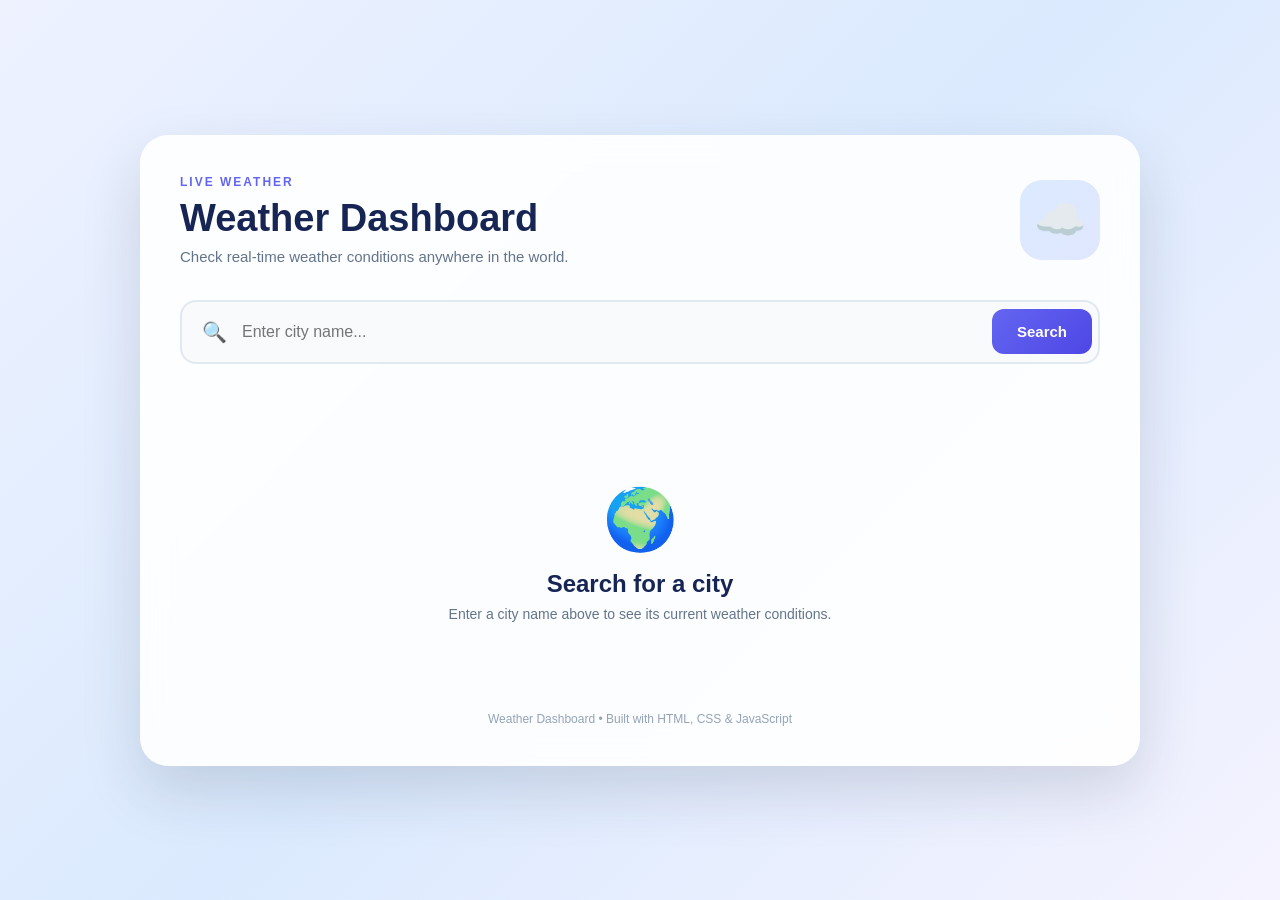
<file: index.html>
<!DOCTYPE html>
<html lang="en">
<head>
    <meta charset="UTF-8">
    <meta name="viewport" content="width=device-width, initial-scale=1.0">

    <title>Weather Dashboard</title>

    <link rel="stylesheet" href="weather_style.css">
</head>

<body>

    <main class="weather-app">

        <!-- Header -->
        <header class="header">
            <div>
                <p class="small-title">LIVE WEATHER</p>
                <h1>Weather Dashboard</h1>
                <p class="subtitle">
                    Check real-time weather conditions anywhere in the world.
                </p>
            </div>

            <div class="weather-icon">
                ☁️
            </div>
        </header>


        <!-- Search Section -->
        <section class="search-section">

            <form id="weatherForm">

                <div class="search-box">

                    <span class="search-icon">🔍</span>

                    <input
                        type="text"
                        id="cityInput"
                        placeholder="Enter city name..."
                        autocomplete="off"
                    >

                    <button type="submit" id="searchButton">
                        Search
                    </button>

                </div>

            </form>

            <p id="errorMessage" class="error-message"></p>

        </section>


        <!-- Loading -->
        <div id="loading" class="loading hidden">
            <div class="spinner"></div>
            <p>Fetching weather data...</p>
        </div>


        <!-- Weather Dashboard -->
        <section id="weatherContainer" class="weather-container hidden">

            <!-- Location -->
            <div class="location-section">

                <div>
                    <p class="label">CURRENT WEATHER</p>

                    <h2 id="cityName">
                        Chennai
                    </h2>

                    <p id="countryName">
                        India
                    </p>
                </div>

                <div class="date-section">
                    <p id="currentDate"></p>
                    <p id="currentTime"></p>
                </div>

            </div>


            <!-- Main Weather -->
            <div class="main-weather">

                <div class="temperature-section">

                    <div class="weather-symbol" id="weatherSymbol">
                        ☀️
                    </div>

                    <div>
                        <div class="temperature">
                            <span id="temperature">30</span>
                            <span class="degree">°C</span>
                        </div>

                        <p id="weatherDescription">
                            Clear sky
                        </p>
                    </div>

                </div>

            </div>


            <!-- Weather Cards -->
            <div class="weather-cards">

                <!-- Humidity -->
                <div class="weather-card">

                    <div class="card-icon">
                        💧
                    </div>

                    <div>
                        <p class="card-label">Humidity</p>

                        <h3>
                            <span id="humidity">--</span>%
                        </h3>

                        <p class="card-description">
                            Relative humidity
                        </p>
                    </div>

                </div>


                <!-- Wind -->
                <div class="weather-card">

                    <div class="card-icon">
                        💨
                    </div>

                    <div>
                        <p class="card-label">Wind Speed</p>

                        <h3>
                            <span id="windSpeed">--</span>
                            <small>km/h</small>
                        </h3>

                        <p class="card-description">
                            Current wind
                        </p>
                    </div>

                </div>


                <!-- Feels Like -->
                <div class="weather-card">

                    <div class="card-icon">
                        🌡️
                    </div>

                    <div>
                        <p class="card-label">Feels Like</p>

                        <h3>
                            <span id="feelsLike">--</span>°C
                        </h3>

                        <p class="card-description">
                            Apparent temperature
                        </p>
                    </div>

                </div>


                <!-- Weather Code -->
                <div class="weather-card">

                    <div class="card-icon">
                        🌤️
                    </div>

                    <div>
                        <p class="card-label">Condition</p>

                        <h3 id="conditionShort">
                            Clear
                        </h3>

                        <p class="card-description">
                            Current condition
                        </p>
                    </div>

                </div>

            </div>


            <!-- Footer information -->
            <div class="weather-footer">

                <p>
                    📍 <span id="coordinates">--</span>
                </p>

                <p>
                    🕐 Local time: <span id="timezone">--</span>
                </p>

            </div>

        </section>


        <!-- Initial Message -->
        <section id="welcomeMessage" class="welcome">

            <div class="welcome-icon">
                🌍
            </div>

            <h2>Search for a city</h2>

            <p>
                Enter a city name above to see its current weather conditions.
            </p>

        </section>


        <!-- Footer -->
        <footer>
            <p>
                Weather Dashboard • Built with HTML, CSS & JavaScript
            </p>
        </footer>

    </main>


    <script src="weatherr_js.js"></script>

</body>
</html>
</file>
<file: weather_style.css>
* {
    margin: 0;
    padding: 0;
    box-sizing: border-box;
}


body {
    min-height: 100vh;

    font-family:
        Arial,
        Helvetica,
        sans-serif;

    background:
        linear-gradient(
            135deg,
            #eef2ff,
            #dbeafe,
            #f5f3ff
        );

    color: #172554;

    display: flex;
    justify-content: center;
    align-items: center;

    padding: 30px;
}


.weather-app {
    width: 100%;
    max-width: 1000px;

    background: rgba(255, 255, 255, 0.9);

    border-radius: 28px;

    padding: 40px;

    box-shadow:
        0 25px 60px rgba(30, 41, 59, 0.15);

    backdrop-filter: blur(15px);
}


/* =========================
   HEADER
========================= */

.header {
    display: flex;

    justify-content: space-between;
    align-items: center;

    margin-bottom: 35px;
}


.small-title {
    font-size: 12px;

    font-weight: 700;

    letter-spacing: 2px;

    color: #6366f1;

    margin-bottom: 8px;
}


.header h1 {
    font-size: 38px;

    margin-bottom: 8px;

    color: #172554;
}


.subtitle {
    color: #64748b;

    font-size: 15px;
}


.weather-icon {
    width: 80px;
    height: 80px;

    border-radius: 22px;

    display: flex;
    justify-content: center;
    align-items: center;

    font-size: 42px;

    background:
        linear-gradient(
            135deg,
            #dbeafe,
            #e0e7ff
        );
}


/* =========================
   SEARCH
========================= */

.search-section {
    margin-bottom: 30px;
}


.search-box {
    display: flex;

    align-items: center;

    background: #f8fafc;

    border: 2px solid #e2e8f0;

    border-radius: 16px;

    padding: 6px;

    transition: 0.3s;
}


.search-box:focus-within {
    border-color: #6366f1;

    box-shadow:
        0 0 0 4px rgba(99, 102, 241, 0.1);
}


.search-icon {
    font-size: 20px;

    margin-left: 14px;
}


.search-box input {
    flex: 1;

    border: none;

    outline: none;

    background: transparent;

    padding: 15px;

    font-size: 16px;

    color: #1e293b;
}


.search-box button {
    border: none;

    background:
        linear-gradient(
            135deg,
            #6366f1,
            #4f46e5
        );

    color: white;

    padding: 14px 25px;

    border-radius: 12px;

    font-size: 15px;

    font-weight: 600;

    cursor: pointer;

    transition: 0.3s;
}


.search-box button:hover {
    transform: translateY(-2px);

    box-shadow:
        0 8px 20px rgba(79, 70, 229, 0.3);
}


.search-box button:disabled {
    opacity: 0.6;

    cursor: not-allowed;

    transform: none;
}


/* =========================
   ERROR
========================= */

.error-message {
    color: #dc2626;

    font-size: 14px;

    margin-top: 10px;

    min-height: 20px;
}


/* =========================
   LOADING
========================= */

.loading {
    text-align: center;

    padding: 50px;

    color: #64748b;
}


.spinner {
    width: 40px;
    height: 40px;

    border: 4px solid #e0e7ff;

    border-top-color: #6366f1;

    border-radius: 50%;

    animation: spin 1s linear infinite;

    margin: 0 auto 15px;
}


@keyframes spin {

    to {
        transform: rotate(360deg);
    }

}


.hidden {
    display: none !important;
}


/* =========================
   LOCATION
========================= */

.weather-container {
    animation: fadeIn 0.5s ease;
}


@keyframes fadeIn {

    from {
        opacity: 0;

        transform: translateY(15px);
    }

    to {
        opacity: 1;

        transform: translateY(0);
    }

}


.location-section {
    display: flex;

    justify-content: space-between;

    align-items: center;

    margin-bottom: 25px;
}


.label {
    font-size: 11px;

    font-weight: 700;

    letter-spacing: 1.5px;

    color: #6366f1;

    margin-bottom: 6px;
}


.location-section h2 {
    font-size: 30px;

    color: #172554;
}


.location-section p:not(.label) {
    color: #64748b;

    margin-top: 5px;
}


.date-section {
    text-align: right;
}


.date-section p {
    font-size: 14px;
}


/* =========================
   MAIN WEATHER
========================= */

.main-weather {
    background:
        linear-gradient(
            135deg,
            #4f46e5,
            #6366f1,
            #818cf8
        );

    color: white;

    border-radius: 22px;

    padding: 35px;

    margin-bottom: 20px;

    box-shadow:
        0 15px 30px rgba(79, 70, 229, 0.2);
}


.temperature-section {
    display: flex;

    align-items: center;

    gap: 25px;
}


.weather-symbol {
    font-size: 75px;
}


.temperature {
    font-size: 68px;

    font-weight: 700;

    line-height: 1;
}


.degree {
    font-size: 35px;

    font-weight: 400;
}


#weatherDescription {
    margin-top: 12px;

    font-size: 18px;

    opacity: 0.9;
}


/* =========================
   WEATHER CARDS
========================= */

.weather-cards {
    display: grid;

    grid-template-columns:
        repeat(4, 1fr);

    gap: 15px;

    margin-bottom: 20px;
}


.weather-card {
    background: #f8fafc;

    border: 1px solid #e2e8f0;

    border-radius: 18px;

    padding: 22px;

    display: flex;

    align-items: center;

    gap: 15px;

    transition: 0.3s;
}


.weather-card:hover {
    transform: translateY(-4px);

    box-shadow:
        0 12px 25px rgba(15, 23, 42, 0.08);
}


.card-icon {
    width: 45px;
    height: 45px;

    border-radius: 13px;

    background: #e0e7ff;

    display: flex;

    justify-content: center;

    align-items: center;

    font-size: 22px;

    flex-shrink: 0;
}


.card-label {
    font-size: 12px;

    color: #64748b;

    margin-bottom: 5px;
}


.weather-card h3 {
    font-size: 20px;

    color: #172554;
}


.weather-card h3 small {
    font-size: 12px;

    font-weight: 400;
}


.card-description {
    font-size: 11px;

    color: #94a3b8;

    margin-top: 4px;
}


/* =========================
   FOOTER WEATHER
========================= */

.weather-footer {
    display: flex;

    justify-content: space-between;

    padding: 15px 5px 0;

    border-top: 1px solid #e2e8f0;

    color: #64748b;

    font-size: 12px;
}


/* =========================
   WELCOME
========================= */

.welcome {
    text-align: center;

    padding: 60px 20px;
}


.welcome-icon {
    font-size: 60px;

    margin-bottom: 15px;
}


.welcome h2 {
    font-size: 24px;

    margin-bottom: 8px;
}


.welcome p {
    color: #64748b;

    font-size: 14px;
}


/* =========================
   FOOTER
========================= */

footer {
    text-align: center;

    margin-top: 30px;

    color: #94a3b8;

    font-size: 12px;
}


/* =========================
   RESPONSIVE
========================= */

@media (max-width: 800px) {

    body {
        padding: 15px;
    }


    .weather-app {
        padding: 25px;
    }


    .header h1 {
        font-size: 30px;
    }


    .weather-cards {
        grid-template-columns:
            repeat(2, 1fr);
    }

}


@media (max-width: 550px) {

    .weather-app {
        padding: 20px;

        border-radius: 20px;
    }


    .header {
        align-items: flex-start;
    }


    .weather-icon {
        width: 55px;
        height: 55px;

        font-size: 28px;
    }


    .header h1 {
        font-size: 25px;
    }


    .subtitle {
        font-size: 13px;
    }


    .search-box {
        flex-wrap: wrap;
    }


    .search-box input {
        min-width: 150px;
    }


    .search-box button {
        width: 100%;
    }


    .location-section {
        flex-direction: column;

        align-items: flex-start;

        gap: 15px;
    }


    .date-section {
        text-align: left;
    }


    .temperature {
        font-size: 52px;
    }


    .weather-symbol {
        font-size: 55px;
    }


    .weather-cards {
        grid-template-columns: 1fr;
    }


    .weather-footer {
        flex-direction: column;

        gap: 8px;
    }

}
</file>
